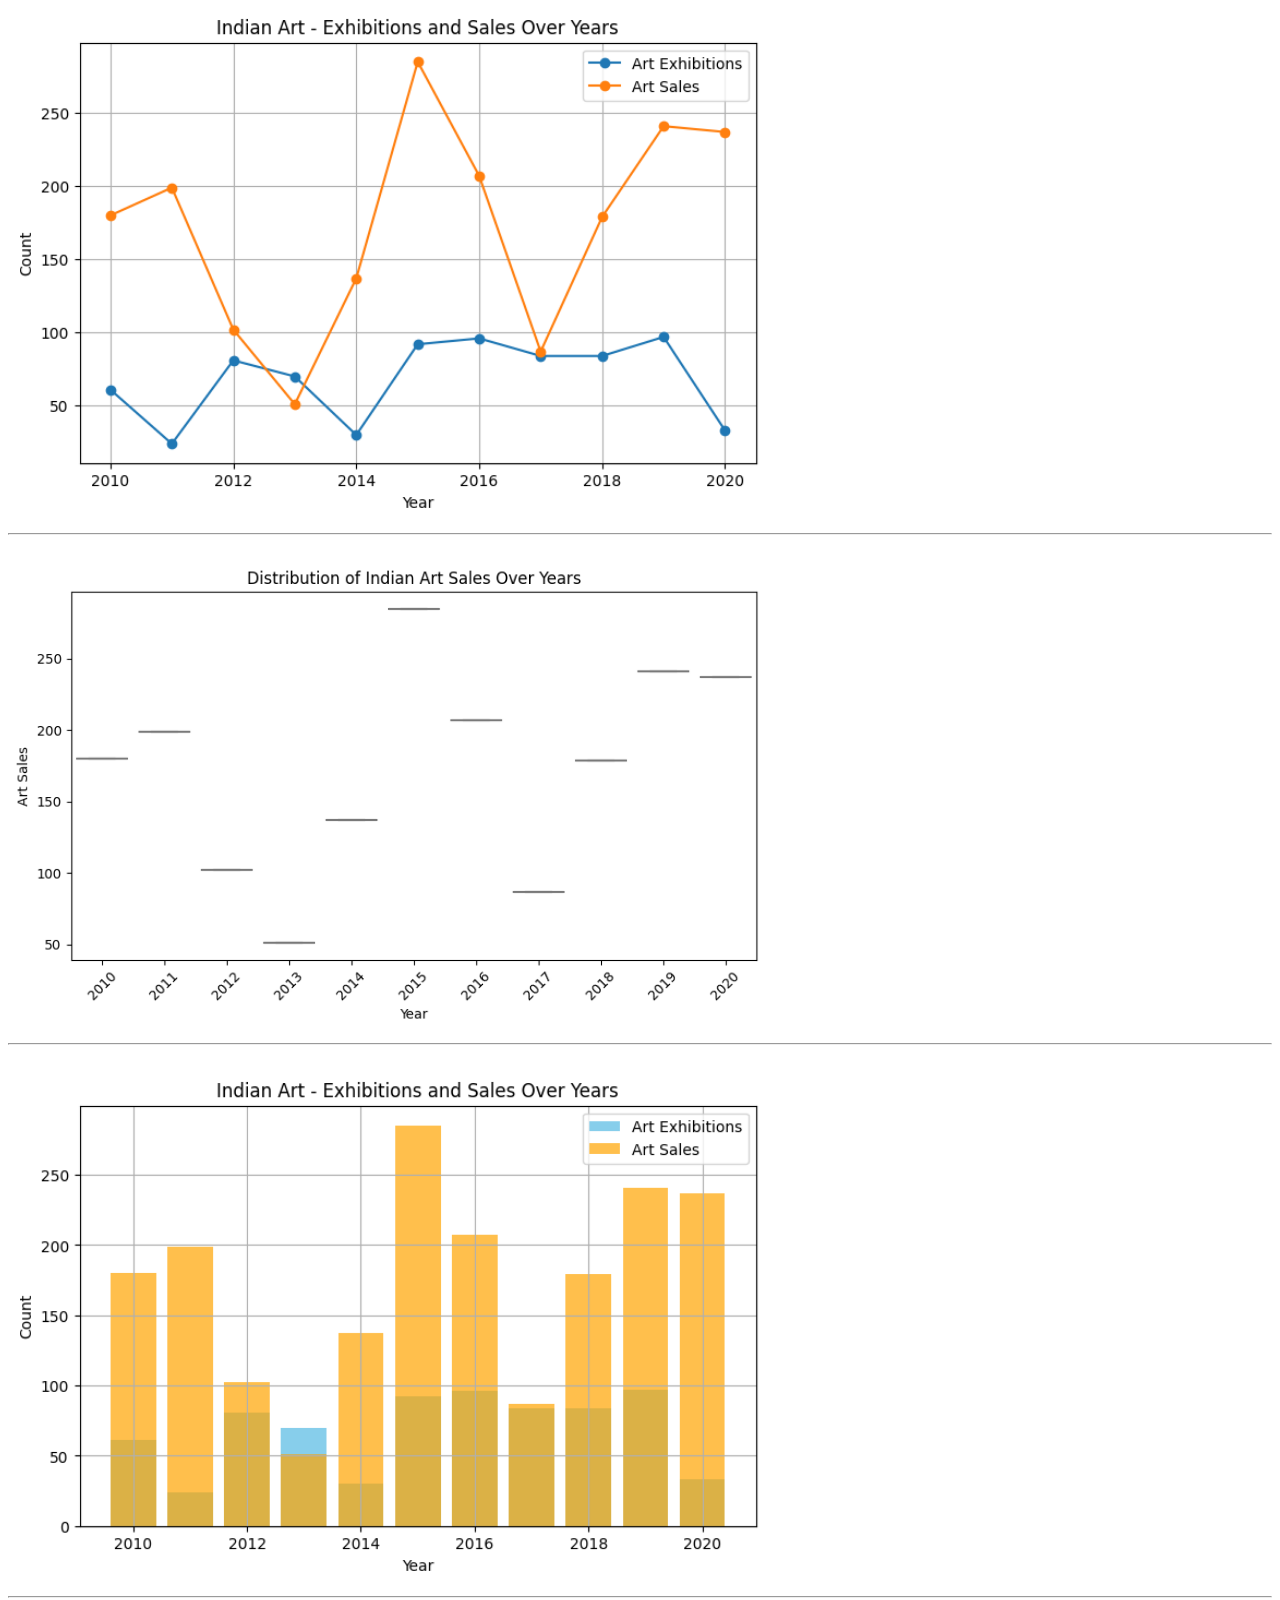
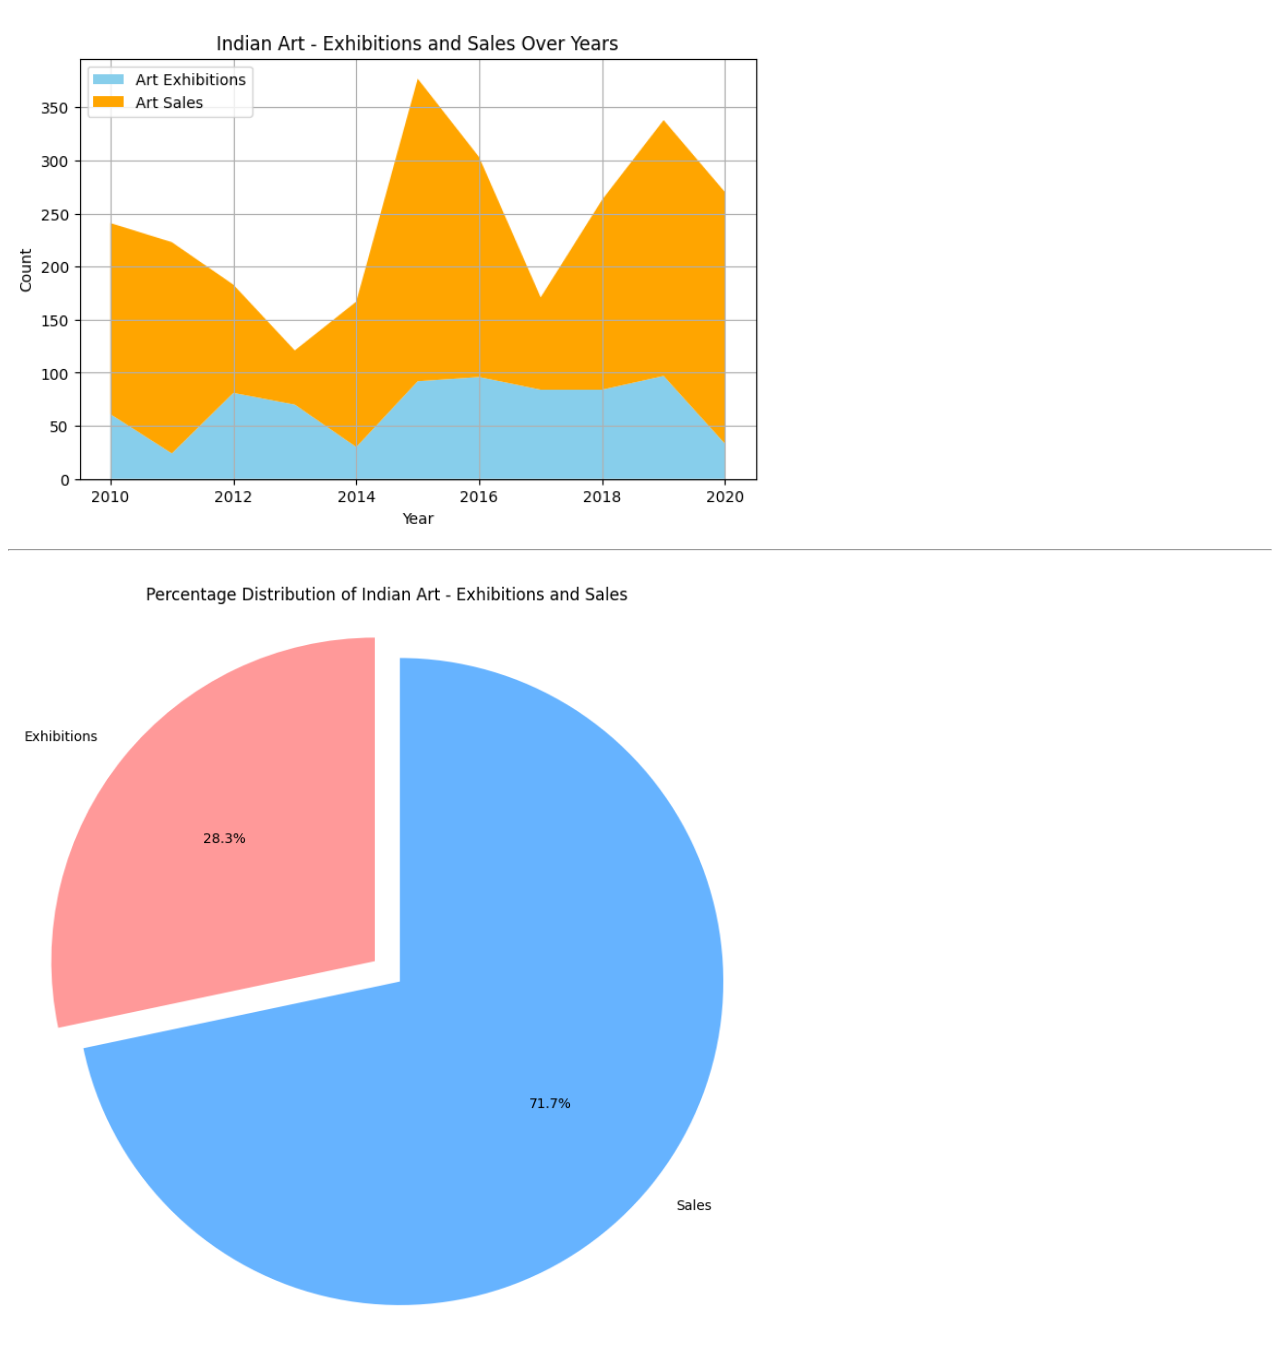
<file: artdata.html>
<!DOCTYPE html>
<html lang="en">

<head>
    <meta charset="UTF-8">
    <meta name="viewport" content="width=device-width, initial-scale=1.0">
    <title>Document</title>
</head>

<body>

    <img src="art/1.png" width="60%"  alt="">
<br><hr><br>
    <img src="art/2.png" width="60%"  alt="">
    <br><hr><br>
    <img src="art/3.png" width="60%"  alt="">
    <br><hr><br>
    <img src="art/4.png" width="60%"  alt="">
    <br><hr><br>
    <img src="art/5.png" width="60%"  alt="">
    
</body>

</html>
</file>
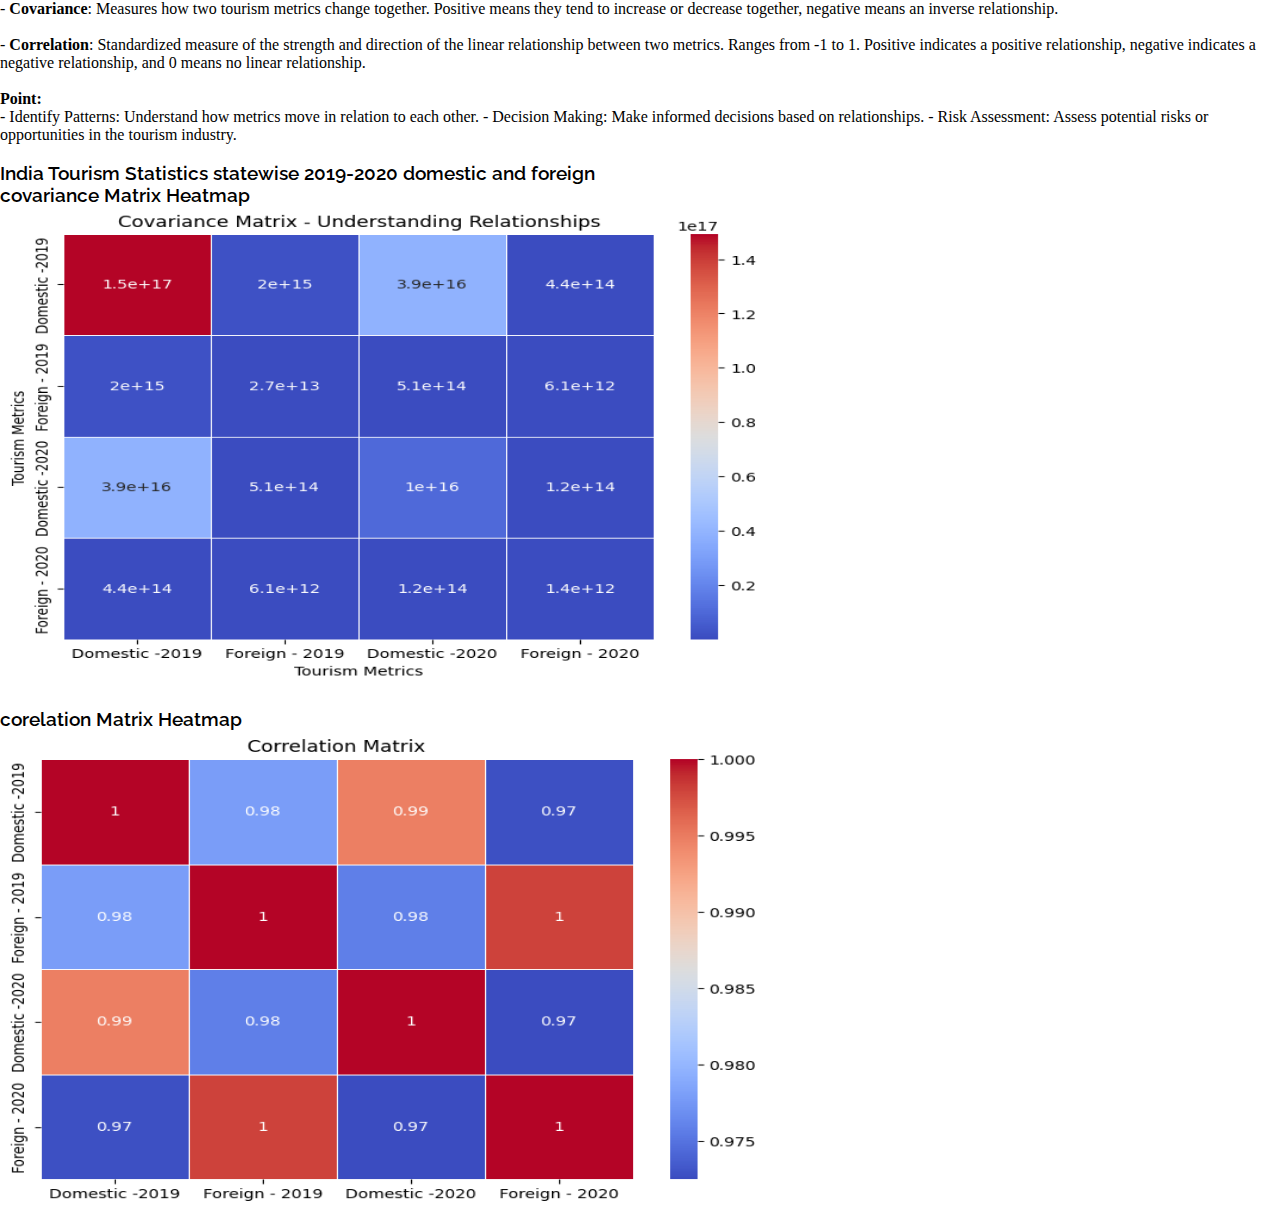
<file: coo.html>
<!DOCTYPE html>
<html lang="en">

<head>
    <meta charset="UTF-8">
    <meta name="viewport" content="width=device-width, initial-scale=1.0">
    <title>Document</title><meta charset="utf-8" />
    <meta name="viewport" content="width=device-width, initial-scale=1.0" />
    <link type="text/css" rel="stylesheet" href="css/style.css" />
    <link type="text/css" rel="stylesheet" href="css/font-awesome.min.css" />

    <!--owl carousel-->
    <link type="text/css" rel="stylesheet" href="css/owl.carousel.min.css" />
    <link type="text/css" rel="stylesheet" href="css/owl.theme.default.min.css" />

    <link type="image" rel="icon"
        href="https://upload.wikimedia.org/wikipedia/en/thumb/4/41/Flag_of_India.svg/800px-Flag_of_India.svg.png?20111003033457" />
    <link href="https://fonts.googleapis.com/css?family=Raleway:300,400,500,600,600i,700" rel="stylesheet">
    <link href="https://fonts.googleapis.com/css?family=Montserrat:400,500,500i,600,600i" rel="stylesheet">

</head>

<body>
    - <b>Covariance</b>: Measures how two tourism metrics change together. Positive means they tend to increase or decrease
    together, negative means an inverse relationship.<br><br>

    - <b>Correlation</b>: Standardized measure of the strength and direction of the linear relationship between two
    metrics. Ranges from -1 to 1. Positive indicates a positive relationship, negative indicates a negative
    relationship, and 0 means no linear relationship.<br><br>

   <b> Point:</b><br>
    - Identify Patterns: Understand how metrics move in relation to each other.
    - Decision Making: Make informed decisions based on relationships.
    - Risk Assessment: Assess potential risks or opportunities in the tourism industry.<br><br>
    <h3>India Tourism Statistics statewise 2019-2020 domestic and foreign </h3>
    <h3> covariance Matrix Heatmap</h3>
    <img src="co/1.png" width="60%" height="480" alt="">
<br><br>
    <h3> corelation Matrix Heatmap</h3>
    <img src="co/2.png" width="60%" height="480" alt="">
</body>

</html>
</file>
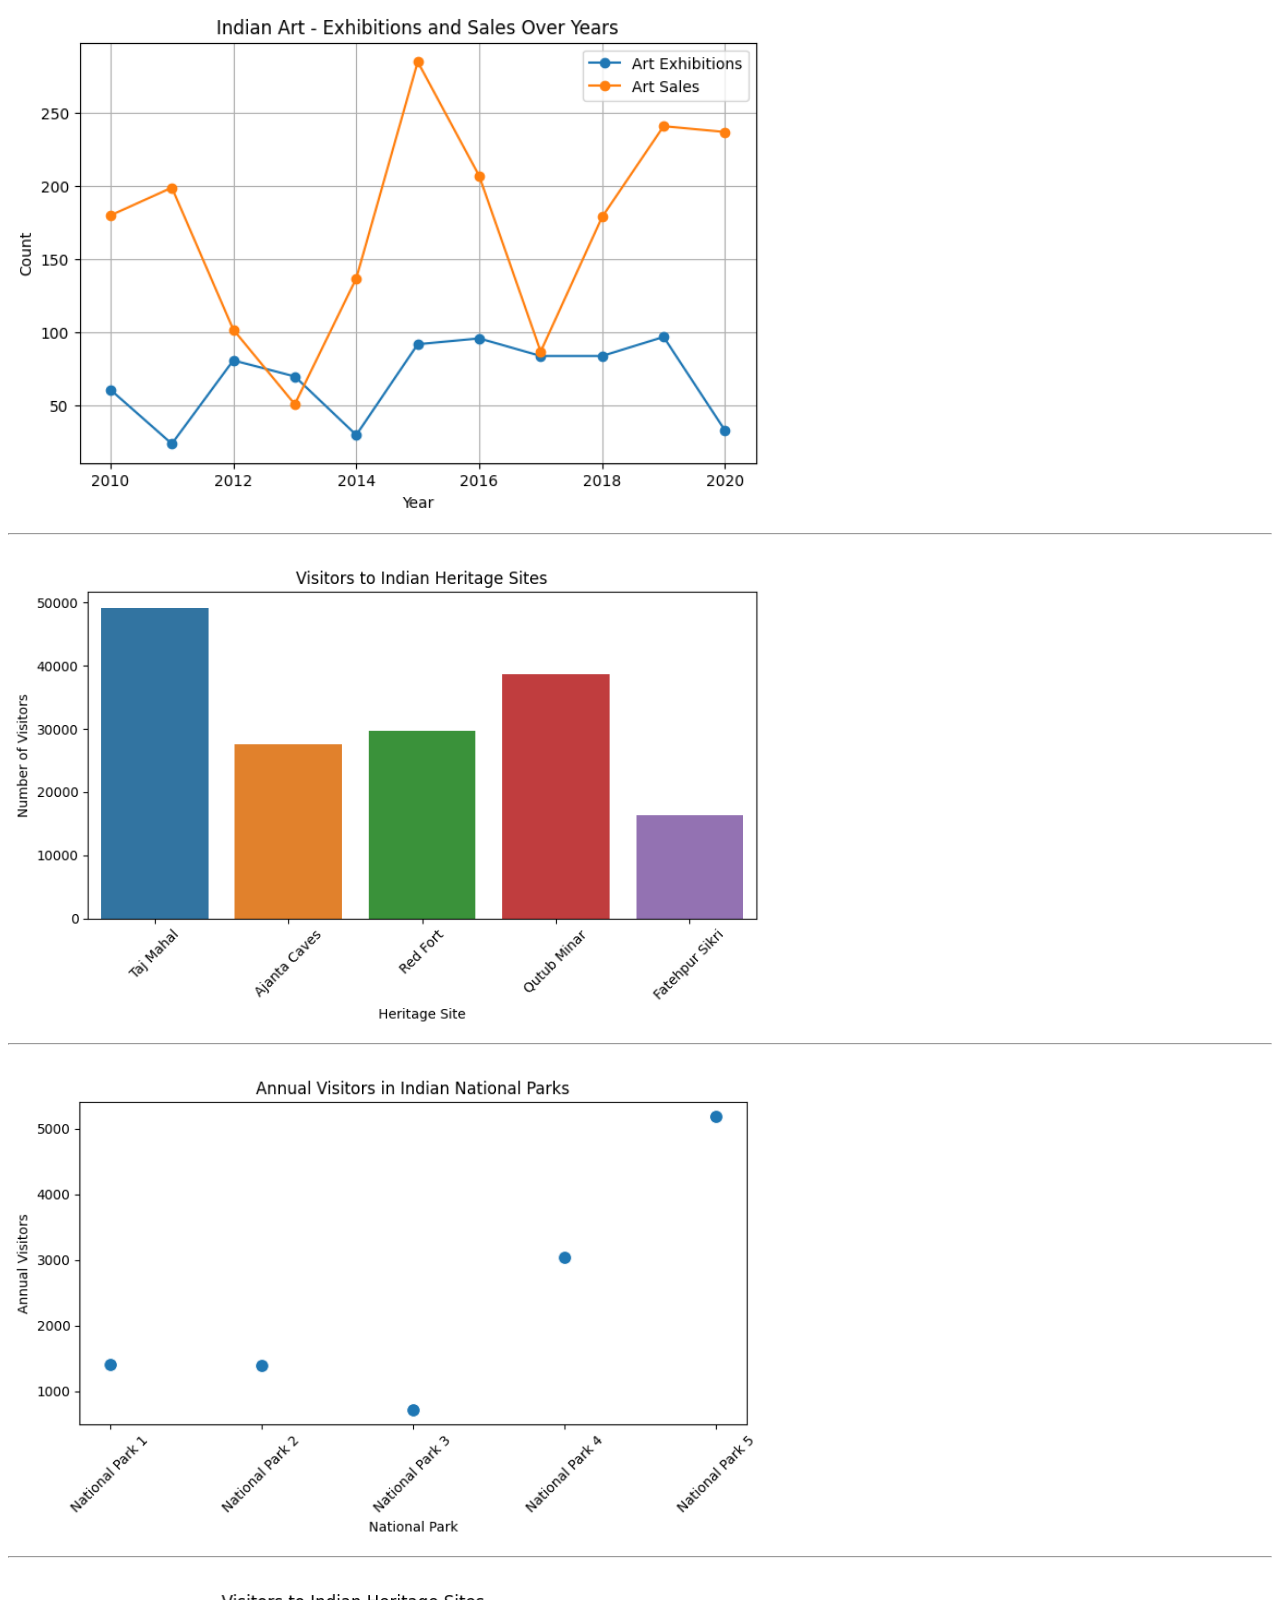
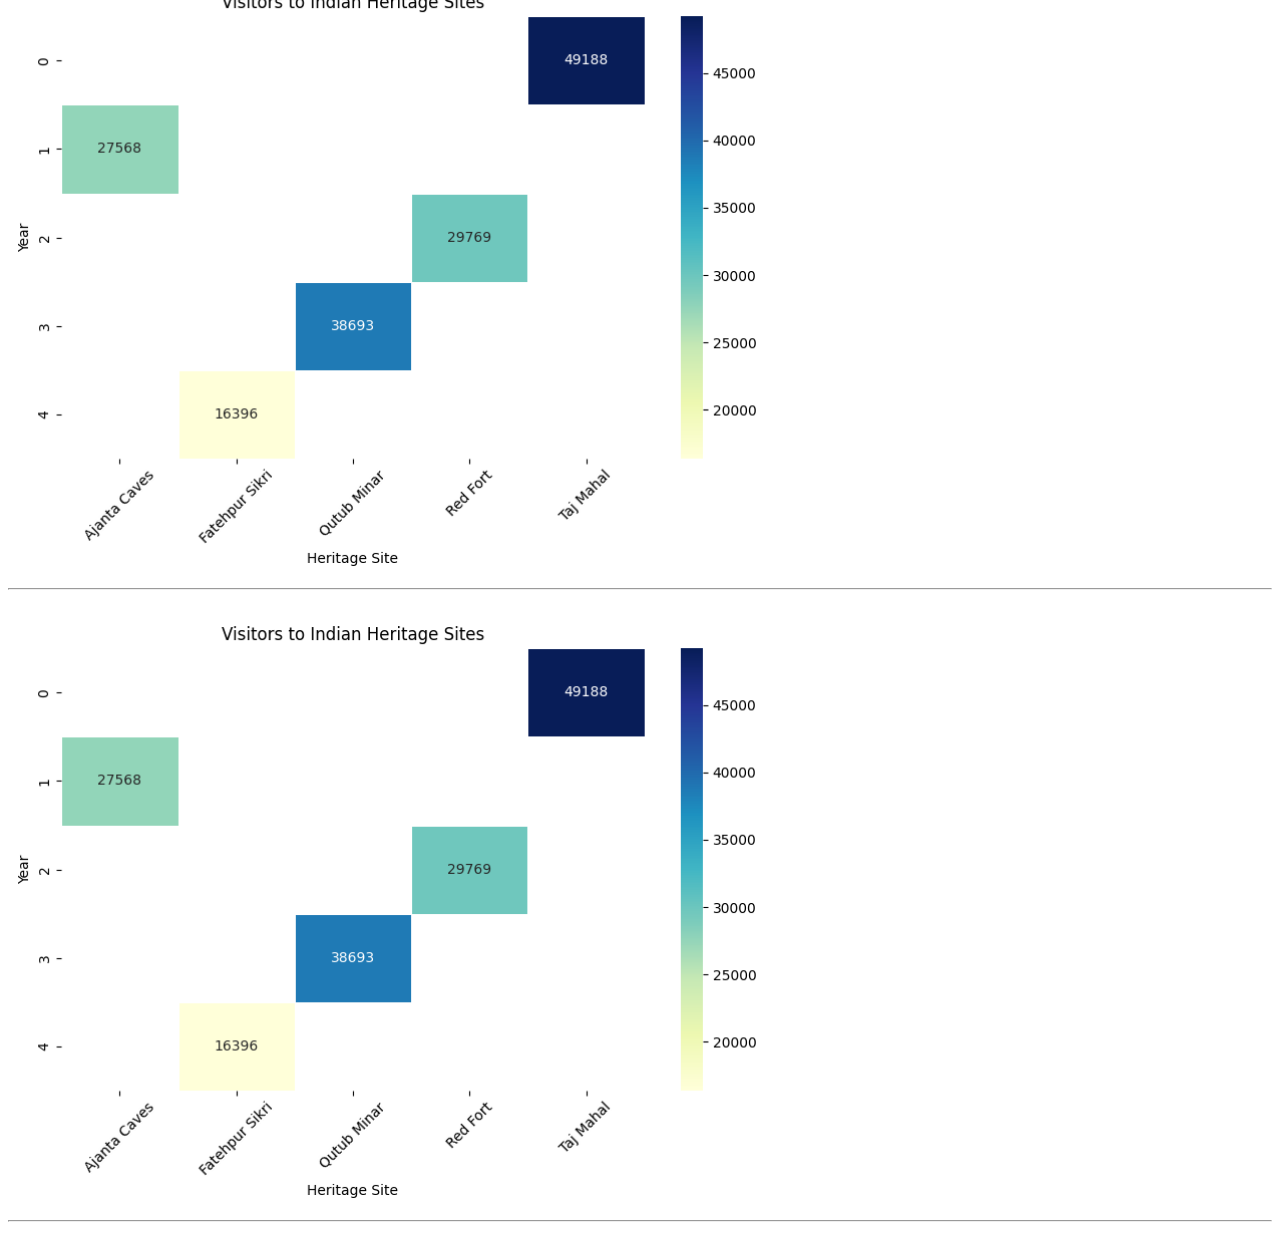
<file: heritageart.html>
<!DOCTYPE html>
<html lang="en">

<head>
    <meta charset="UTF-8">
    <meta name="viewport" content="width=device-width, initial-scale=1.0">
    <title>Document</title>
</head>

<body>

    <img src=" heritange/1.png" width="60%"  alt="">
<br><hr><br>
    <img src=" heritange/2.png" width="60%" alt="">
    <br><hr><br>
    <img src=" heritange/3.png" width="60%"  alt="">
    <br><hr><br>
    <img src=" heritange/4.png" width="60%" alt="">
    <br><hr><br>
    <img src=" heritange/4.png" width="60%" alt="">
    <br><hr><br>
</body>

</html>
</file>
<file: css/style.css>
* {
    margin: 0px;
    padding: 0px;
    box-sizing: border-box;
    list-style-type: none;
    text-decoration: none;
}

.container {
    max-width: 1170px;
    margin: 0 auto;
    padding-left: 15px;
    padding-right: 15px;

}

a {
    font-family: 'raleway';
    font-weight: 600;
}

h1,
h2,
h3,
h4,
h5,
h6 {
    font-family: 'raleway';
    font-weight: 600;
}

p {
    font-family: 'Montserrat', sans-serif;
    font-weight: 500;
}

.img-responsive {
    display: block;
    max-width: 100%;
    height: auto;
}

#arrow i {
    position: fixed;
    bottom: 20px;
    right: 25px;
    cursor: pointer;
    background-color: #ff7722;
    color: #fff;
    width: 40px;
    height: 40px;
    line-height: 40px;
    text-align: center;
    border-radius: 50px;
}

/*header*/

header {
    background-color: red;
    height: 100vh;
    width: 100%;
    display: flex;
    align-items: center;
    justify-content: center;
    text-align: center;
    padding: 0 200px;
    position: relative;
    background-blend-mode: overlay;

    background: rgba(255, 255, 255, 0.12);
    border-radius: 16px;
    box-shadow: 0 4px 30px rgba(0, 0, 0, 0.1);
    backdrop-filter: blur(6.2px);
    -webkit-backdrop-filter: blur(6.2px);

}

.video {
    position: absolute;
    left: 0;
    top: 0;
    width: 100%;
    height: 100%;
    z-index: -1;
}

#video {
    width: 100%;
    height: 100%;
    object-fit: cover;
}

nav {
    position: fixed;
    z-index: 99;
    width: 100%;
    padding: 16px 0;
    transition: all 0.5s ease;
}

.nav-fixed {

    background: rgba(255, 255, 255, 0.12);
    box-shadow: 0 4px 30px rgba(0, 0, 0, 0.1);
    backdrop-filter: blur(6.2px);
    -webkit-backdrop-filter: blur(6.2px);

}

.nav-fixed h2 {
    color: #ff7702 !important;
}

.nav-fixed .nav ul a {
    color: #138808;
    background: rgba(255, 255, 255, 0.12);
    border-radius: 16px;
    box-shadow: 0 4px 30px rgba(0, 0, 0, 0.1);
    backdrop-filter: blur(6.2px);
    -webkit-backdrop-filter: blur(6.2px);
}

.menu-par {
    display: flex;
    align-items: center;
    justify-content: space-between;
}

.nav ul li {
    display: inline-block;
}

.nav ul a {
    color: #fff;
    padding: 10px;
    position: relative;
    background: rgba(255, 255, 255, 0.12);
    border-radius: 16px;
    box-shadow: 0 4px 30px rgba(0, 0, 0, 0.1);
    backdrop-filter: blur(6.2px);
    -webkit-backdrop-filter: blur(6.2px);

}

.nav ul a:before {
    content: "s";
    background-color: #ff7702;
    position: absolute;
    top: 0;
    width: 0%;
    height: 2px;
    font-size: 0px;
    left: 10px;
    transition: all 0.5s ease;

}

.nav ul a:hover:before {
    width: 74%;

}

.home_header_info h1 {
    font-size: 45px;
    padding: 20px 0px;
    letter-spacing: 4px;
    text-transform: uppercase;
    font-weight: bold;
    color: #fff;
    background: rgba(255, 255, 255, 0.12);
    border-radius: 16px;
    box-shadow: 0 4px 30px rgba(0, 0, 0, 0.1);
    backdrop-filter: blur(6.2px);
    -webkit-backdrop-filter: blur(6.2px);
}

.logo-par h2 {
    color: #fff;
    font-size: 40px;
}

.home_header_info p {
    font-size: 15px;
    line-height: 30px;
    width: 80%;
    margin: 0 auto;
    color: #fff;

}

.home_header_info a {
    background-color: #fff;
    color: #138808;
    text-decoration: none;
    padding: 17px 45px;
    margin-top: 25px;
    display: inline-block;
    font-size: 14px;
    position: relative;
    overflow: hidden;
    background: rgba(255, 255, 255, 0.12);
    border-radius: 16px;
    box-shadow: 0 4px 30px rgba(0, 0, 0, 0.1);
    backdrop-filter: blur(6.2px);
    -webkit-backdrop-filter: blur(6.2px);
}

.home_header_info a:hover {
    color: #fff;
    background: rgba(255, 255, 255, 0.12);
    border-radius: 16px;
    box-shadow: 0 4px 30px rgba(0, 0, 0, 0.1);
    backdrop-filter: blur(6.2px);
    -webkit-backdrop-filter: blur(6.2px);
}

.home_header_info a:after {

    background-color: #138808;
    width: 0%;
    font-size: 15px;
    height: 100%;
    line-height: 50px;

    position: absolute;
    top: 0;
    left: 0;
    transition: all 0.5s ease;
    right: 0;
    background: rgba(255, 255, 255, 0.12);
    border-radius: 16px;
    box-shadow: 0 4px 30px rgba(0, 0, 0, 0.1);
    backdrop-filter: blur(6.2px);
    -webkit-backdrop-filter: blur(6.2px);
}

.home_header_info a:hover:after {
    width: 100%;
}

.toggle-btn {
    display: none;
    color: #fff;
}

/* slides*/

section#slides_parent {
    padding-bottom: 150px;
}

.slides {
    display: flex;
    justify-content: center;
}

.slides h4 {
    color: #444;
    font-size: 24px;
    font-weight: 700;
    margin-top: 50px;
}

.slide_1 {
    background-image: linear-gradient(rgba(0, 0, 0, 0.3), rgba(0, 0, 0, 0.3)), url(../images/recipe_slides/i1.jpg);
    background-position: center center;
    background-repeat: no-repeat;
    background-size: cover;
    width: 60px;
    min-width: 60px;
    height: 300px;
    border-radius: 40px;
    margin: 0 15px;
    position: relative;
    transition: all 0.5s ease;
}

.slide_1:hover {
    min-width: 250px;
}

.slide_1:hover .slide_info {
    transform: rotate(0deg);
    left: 20px;
    bottom: 20px;
    font-size: 22px;
}

.slide_2 {
    background-image: linear-gradient(rgba(0, 0, 0, 0.3), rgba(0, 0, 0, 0.3)), url(../images/recipe_slides/i2.jpg);
}

.slide_3 {
    background-image: linear-gradient(rgba(0, 0, 0, 0.3), rgba(0, 0, 0, 0.3)), url(../images/recipe_slides/i3.jpg);
}

.slide_4 {
    background-image: linear-gradient(rgba(0, 0, 0, 0.3), rgba(0, 0, 0, 0.3)), url(../images/recipe_slides/i4.jpg);
}

.slide_5 {
    background-image: linear-gradient(rgba(0, 0, 0, 0.3), rgba(0, 0, 0, 0.3)), url(../images/recipe_slides/i5.jpg);
}

.slide_6 {
    background-image: linear-gradient(rgba(0, 0, 0, 0.3), rgba(0, 0, 0, 0.3)), url(../images/recipe_slides/i6.jpg);
}

.slide_7 {
    background-image: linear-gradient(rgba(0, 0, 0, 0.3), rgba(0, 0, 0, 0.3)), url(../images/recipe_slides/i7.jpg);
}

.slide_info {
    position: absolute;
    bottom: 51px;
    color: #ffff;
    transform: rotate(-90deg);
    right: 0px;
    font-weight: 700;
    font-size: 12px;
}

/*welcome Sec Css*/

section#welcome_Sec {
    text-align: center;
    padding: 80px 0px;
}

section#welcome_Sec h2 {
    color: #343a40;
    font-size: 42px;
    font-weight: 600;
    padding-bottom: 12px;
}

section#welcome_Sec p {
    font-size: 17px;
    color: #777;
    font-weight: 400;
    line-height: 30px;
}

/*explore sec*/

#explore-fiji {
    background-image: linear-gradient(rgba(0, 0, 0, 0.8), rgba(0, 0, 0, 0.8)), url(https://images.unsplash.com/photo-1524492412937-b28074a5d7da?ixlib=rb-1.2.1&ixid=MnwxMjA3fDB8MHxzZWFyY2h8MXx8aW5kaWF8ZW58MHx8MHx8&auto=format&fit=crop&w=500&q=60);
    background-position: center center;
    background-repeat: no-repeat;
    background-size: cover;
    background-attachment: fixed;
    padding: 100px 0px;
    color: #fff;
}

.explore-info h3 {
    font-size: 106px;
    text-transform: capitalize;
    letter-spacing: 1px;
    margin-bottom: 50px;
}

/*.explore-info p {
    font-size: 20px;
    line-height: 30px;
}

.explore-info button {
    background-color: #00a8b4;
    border: none;
    padding: 15px 70px;
    border-radius: 100px;
    margin-top: 25px;
    border: 2px solid #00a8b4;
    transition: all 0.5s ease;
}

.explore-info button:hover {
    background-color: #fff;
}

.explore-info button:hover a {
    color: #00a8b4;
}

.explore-info button a {
    color: #fff;
    text-decoration: none;
}*/

#clockdiv {
    font-family: sans-serif;
    color: #fff;
    display: inline-block;
    font-weight: 100;
    text-align: center;
    font-size: 40px;
}

#clockdiv>div {
    padding: 10px;
    border-radius: 3px;
    background-color: rgba(255, 255, 255, 0.5);
    display: inline-block;
    box-shadow: 2px 2px 30px #fff;
    margin-right: 20px;
}

#clockdiv div>span {
    padding: 15px;
    border-radius: 3px;
    background-color: transparent;
    display: inline-block;
}

.smalltext {
    padding-top: 5px;
    font-size: 26px;
}

input[type=text],
select,
textarea {
    width: 100%;
    color: #00a8c5;
    padding: 12px;
    background-color: rgba(0, 0, 0, 0.5);
    border: 1px solid #ccc;
    border-radius: 4px;
    box-sizing: border-box;
    margin-top: 6px;
    margin-bottom: 16px;
    resize: vertical;
}

::placeholder {
    color: #fff;
}

::-webkit-input-placeholder {
    color: #fff;
}

:-ms-input-placeholder {
    /* Internet Explorer 10-11 */
    color: #fff;
}

::-ms-input-placeholder {
    /* Microsoft Edge */
    color: #fff;
}

input[type=text]:focus,
select:focus,
textarea:focus {
    border: 2px solid #00a8c5;
    outline: none;
}

input[type=submit] {
    background-color: rgba(0, 0, 0, 0.5);
    color: white;
    width: 100%;
    border: 1px solid #fff;
    border-radius: 4px;
    cursor: pointer;
    padding: 12px 20px;
    transition: all 0.5s ease;
}


input[type=submit]:hover {
    background-color: rgba(255, 255, 255, 0.5);
}

.explore-content-par {
    display: flex;
    align-items: flex-start;
}

.explore-info {
    flex: 1;
}

.counter-form {
    flex: 1;
}


/*gallery*/

section#gallery {
    margin: 100px 0px;
}

.filter-button {
    font-size: 18px;
    border: 1px solid #42B32F;
    border-radius: 5px;
    text-align: center;
    color: #42B32F;
    margin-bottom: 30px;

}

.filter-button:hover {
    font-size: 18px;
    border: 1px solid #00a8c5;
    border-radius: 5px;
    text-align: center;
    color: #ffffff;
    background-color: #138808;

}

.filter-button {
    font-size: 18px;
    border: 1px solid #138808;
    border-radius: 5px;
    text-align: center;
    color: #Fff;
    margin-bottom: 30px;
    background-color: #ff7722;
    padding: 10px 20px;
    margin: 20px 0px;
    cursor: pointer;
    transition: all 0.5s ease;
}

.filter-button:focus {
    background-color: #fff;
    color: #00a8c5;
    outline: none;
}

.filter-gal-par {
    display: flex;
    justify-content: space-around;
    flex-wrap: wrap;
}

.port-image {
    width: 100%;
}

.gallery_product {
    margin-bottom: 20px;
    overflow: hidden;
}

.gallery_product img {
    width: 360px;
    height: 300px;
    object-fit: cover;
    transition: all 0.5s ease;
}

.gallery_product img:hover {
    background-color: rgba(255, 255, 255, 0.5);
    opacity: 0.7;
    transform: scale(1.1, 1.1);
}

/*holyday-fiji*/

.card {
    --card-gradient: rgba(0, 0, 0, 0.8);
    --card-gradient: #5e9ad9, #e271ad;
    --card-blend-mode: overlay;
    background-color: #fff;
    border-radius: 0.5rem;
    box-shadow: 0.05rem 0.1rem 0.3rem -0.03rem rgba(0, 0, 0, 0.45);
    padding-bottom: 1rem;
    background-image: linear-gradient(var(--card-gradient), white max(9.5rem, 27vh));
    overflow: hidden;
    box-sizing: border-box;
}

.card img {
    border-radius: 0.5rem 0.5rem 0 0;
    width: 100%;
    -o-object-fit: cover;
    object-fit: cover;
    max-height: max(10rem, 30vh);
    aspect-ratio: 4/3;
    mix-blend-mode: var(--card-blend-mode);
}

.card img~* {
    margin-left: 1rem;
    margin-right: 1rem;
}

.card> :last-child {
    margin-bottom: 0;
}

.card:hover,
.card:focus-within {
    --card-gradient: #24a9d5 max(8.5rem, 20vh);
}

/* Additional demo display styles */
#fiji-holyday {
    display: grid;
    place-content: center;
    justify-items: center;
    min-height: 100vh;
    margin: 0;
    padding: 1rem;
    line-height: 1.5;
    font-family: -apple-system, BlinkMacSystemFont, avenir next, avenir, helvetica neue, helvetica, Ubuntu, roboto, noto, segoe ui, arial, sans-serif;
    color: #444;
    background-color: #e1faf1;
    box-sizing: border-box;

}

.card h3 {
    margin-top: 1rem;
    font-size: 1.25rem;
}

.card a {
    color: inherit;
}

.card-wrapper {
    list-style: none;
    padding: 0;
    margin: 0;
    display: grid;
    grid-template-columns: repeat(auto-fit, minmax(30ch, 1fr));
    grid-gap: 1.5rem;
    max-width: 100vw;
    width: 120ch;
    padding-left: 1rem;
    padding-right: 1rem;
}

/* #fiji-holyday {
    background-image: linear-gradient(rgba(0, 0, 0, 0.3), rgba(0, 0, 0, 0.3)), url(../images/holyday-bg.jpg);
    background-position: center center;
    background-repeat: no-repeat;
    background-size: cover;
    background-attachment: fixed;
    padding: 100px 0px;
}

section#fiji-holyday h3 {
    color: #343a40;
    font-size: 42px;
    font-weight: 600;
    padding-bottom: 12px;
    text-align: center;
    color: #fff;
    text-transform: capitalize;
}

 */
/* .owl-img-par {
    position: relative;
    overflow: hidden;
    width: 500px;
}

.owl-img-info {
    position: absolute;
    bottom: 20px;
    color: #fff;
    left: 25px;
}

.owl-img-par img {
    filter: brightness(0.6);
    transition: all 0.5s ease;
}

.owl-img-par img:hover {
    transform: scale(1.1, 1.1);
}
 */
/* section#project {
    position: relative;
    margin-top: 50px;
}

.owl-carousel.owl-theme.owl-loaded.owl-drag {
    margin-top: 80px;
}

.owl-img-info h3 {
    font-size: 23px !important;
}
 */
/*blog*/


#blog {
    padding: 100px 0;


}

#blog h3 {


    color: #343a40;
    font-size: 42px;
    font-weight: 600;
    padding-bottom: 12px;
    text-align: center;
    text-transform: capitalize;
}

div#blog-par {
    display: flex;
    margin-top: 70px;
}

.blog-content {
    display: flex;
    align-items: center;
}

.blog-info ul li {
    display: inline-block;
    font-weight: 600;
    text-transform: uppercase;
    color: #999;
    font-size: 13px !important;
    font-size: 0.75rem;
    margin-right: 5px;
}

.blog-img {
    position: relative;
}

/*.blog-img:before {
    position: absolute;
    right: 0;
    top: 0px;
    font-size: 17px;
    background-color: #00a8c5;
    color: #fff;
    z-index: 1;
    padding: 9px;
}*/

.blog-img img {
    height: 140px;
    width: 300px;
}

.blog-info {
    margin-left: 30px;
}

.blog-info h4 {
    color: #00a8c5;
    font-size: 20px;
    margin: 6px 0px;
    cursor: pointer;
}

.blog-content p {
    color: #777;
    font-size: 14px;
    line-height: 25px;
}

/*footer*/

footer {
    border-top: 3px solid #00a8c5;
}


.footer-1 h2 {
    color: #138808;
    font-size: 30px;
}

.fot-info h3 {
    color: #333;
    font-size: 25px;
    display: inline-block;
    padding-bottom: 5px;
    margin-bottom: 20px;
}

.fot-info ul {
    list-style: none;
}

.fot-info ul li a {
    color: #333;
    text-decoration: none;
    padding: 5px 0px;
    display: inline-block;
    transition: all 0.6s ease;
}

.fot-info ul li a:hover {
    padding-left: 5px;
}

.copyright {
    text-align: center;
    background-color: #ff7708;
    color: #fff;
    padding: 14px 0px;
    margin: 50px 0px 0px 0px;
}

.footer-par {
    display: flex;
    justify-content: space-between;
    margin: 50px 0px 0px;
}

@media screen and (max-width:768px) {
    .nav {
        position: fixed;
        background-color: #000;
        width: 100%;
        height: 100vh;
        width: 100%;
        top: 0;
        left: -100%;
        transition: all 0.5s ease;
    }

    .nav-active {
        left: 0;
    }

    .toggle-btn i.nav-active:before {
        content: "\f00d";
    }

    .nav ul li {
        display: block;
        text-align: center;
        margin-top: 30px;
    }

    .nav ul {
        margin-top: 100px;
    }

    .toggle-btn {
        display: block;
        z-index: 1;
    }

    .home_header_info h1 {
        font-size: 20px;
        line-height: 30px;
    }

    .home_header_info p {
        font-size: 14px;
        line-height: 30px;
        width: 100%;
        margin: 0 auto;
    }

    section#welcome_Sec h2 {
        font-size: 21px;
    }

    section#welcome_Sec p {
        font-size: 14px;
        color: #777;
        font-weight: 400;
        line-height: 26px;
    }

    .slides {
        flex-direction: column;
    }

    .slide_1 {
        width: 90%;
        min-width: 90%;
        height: 240px;
        margin: 20px 15px;
    }

    section#welcome_Sec {
        text-align: center;
        padding: 50px 0px 20px;
    }

    header {
        padding: 0 40px;
    }

    section#welcome_Sec h2 {
        font-size: 18px;
    }

    section#slides_parent {
        padding-bottom: 50px;
    }

    .slide_info {
        bottom: 21px;
        transform: rotate(0deg);
        left: 20px;
        font-size: 19px;
    }

    .explore-content-par {
        flex-direction: column;
    }

    .explore-info h3 {
        font-size: 50px;
        margin-bottom: 50px;
        text-align: center;
    }

    #clockdiv {
        font-size: 18px;
    }

    .smalltext {
        padding-top: 5px;
        font-size: 12px;
    }

    #clockdiv>div {
        margin-right: 14px;
    }

    .counter-form {
        flex: 1;
        margin-top: 40px;
    }

    #explore-fiji {
        padding: 50px 0;
    }

    section#gallery {
        margin: 30px 0px;
    }

    .filter-button {
        font-size: 15px;
        margin-bottom: 30px;
        margin: 20px 0px;
        cursor: pointer;
        transition: all 0.5s ease;
    }

    #fiji-holyday {
        padding: 50px 0px;
    }

    #blog {
        padding: 50px 0;
    }

    section#fiji-holyday h3 {
        font-size: 28px;
    }

    .owl-carousel.owl-theme.owl-loaded.owl-drag {
        margin-top: 20px;
    }

    #blog h3 {
        font-size: 30px;
    }

    div#blog-par {
        flex-direction: column;
    }

    div#blog-par {
        margin-top: 0px !important;
    }

    .blog-info h4 {
        font-size: 17px;
    }

    div#blog-par {
        display: flex;
        margin-top: 30px;
    }

    .blog-content {
        display: flex;
        align-items: center;
        margin-bottom: 20px;
    }

    .footer-par {
        flex-direction: column;
        text-align: center;
    }

    .explore-info {
        margin: 0 auto;
    }

}

@media screen and (max-width:950px) {}
</file>
